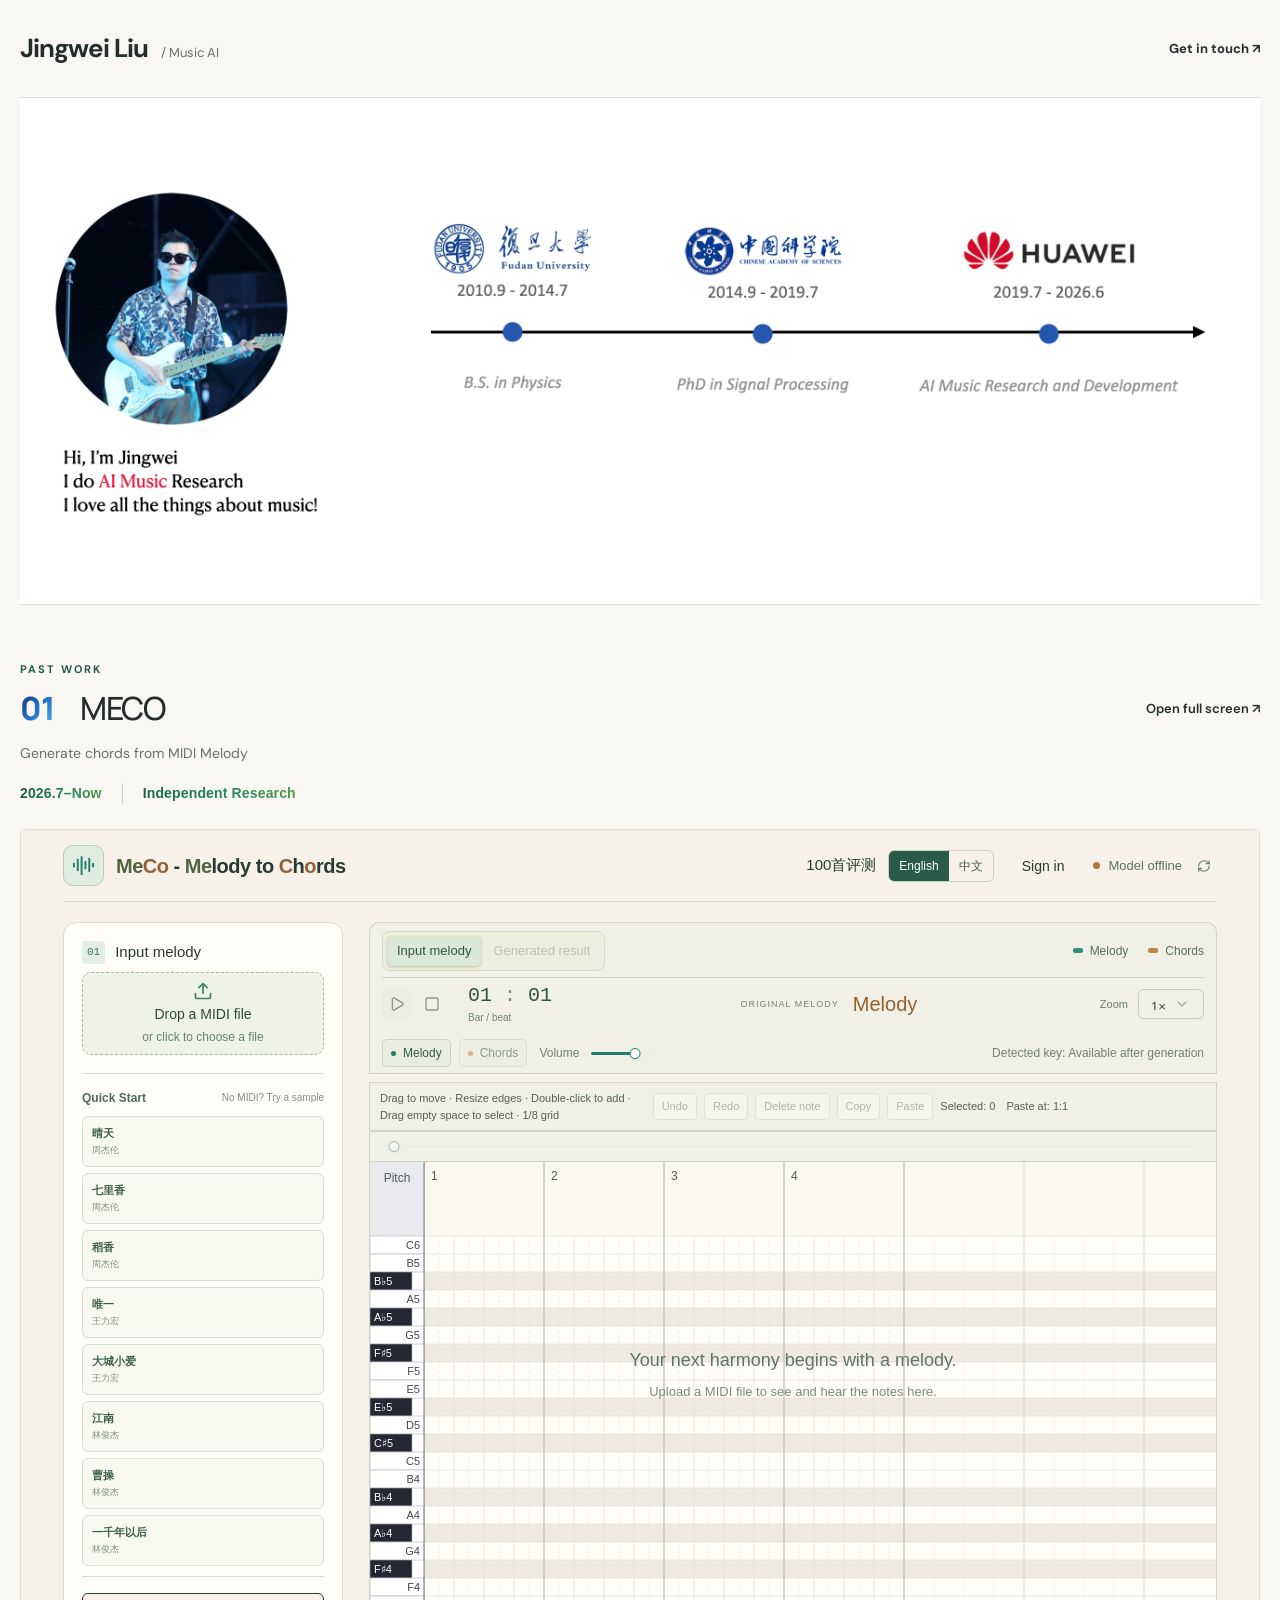
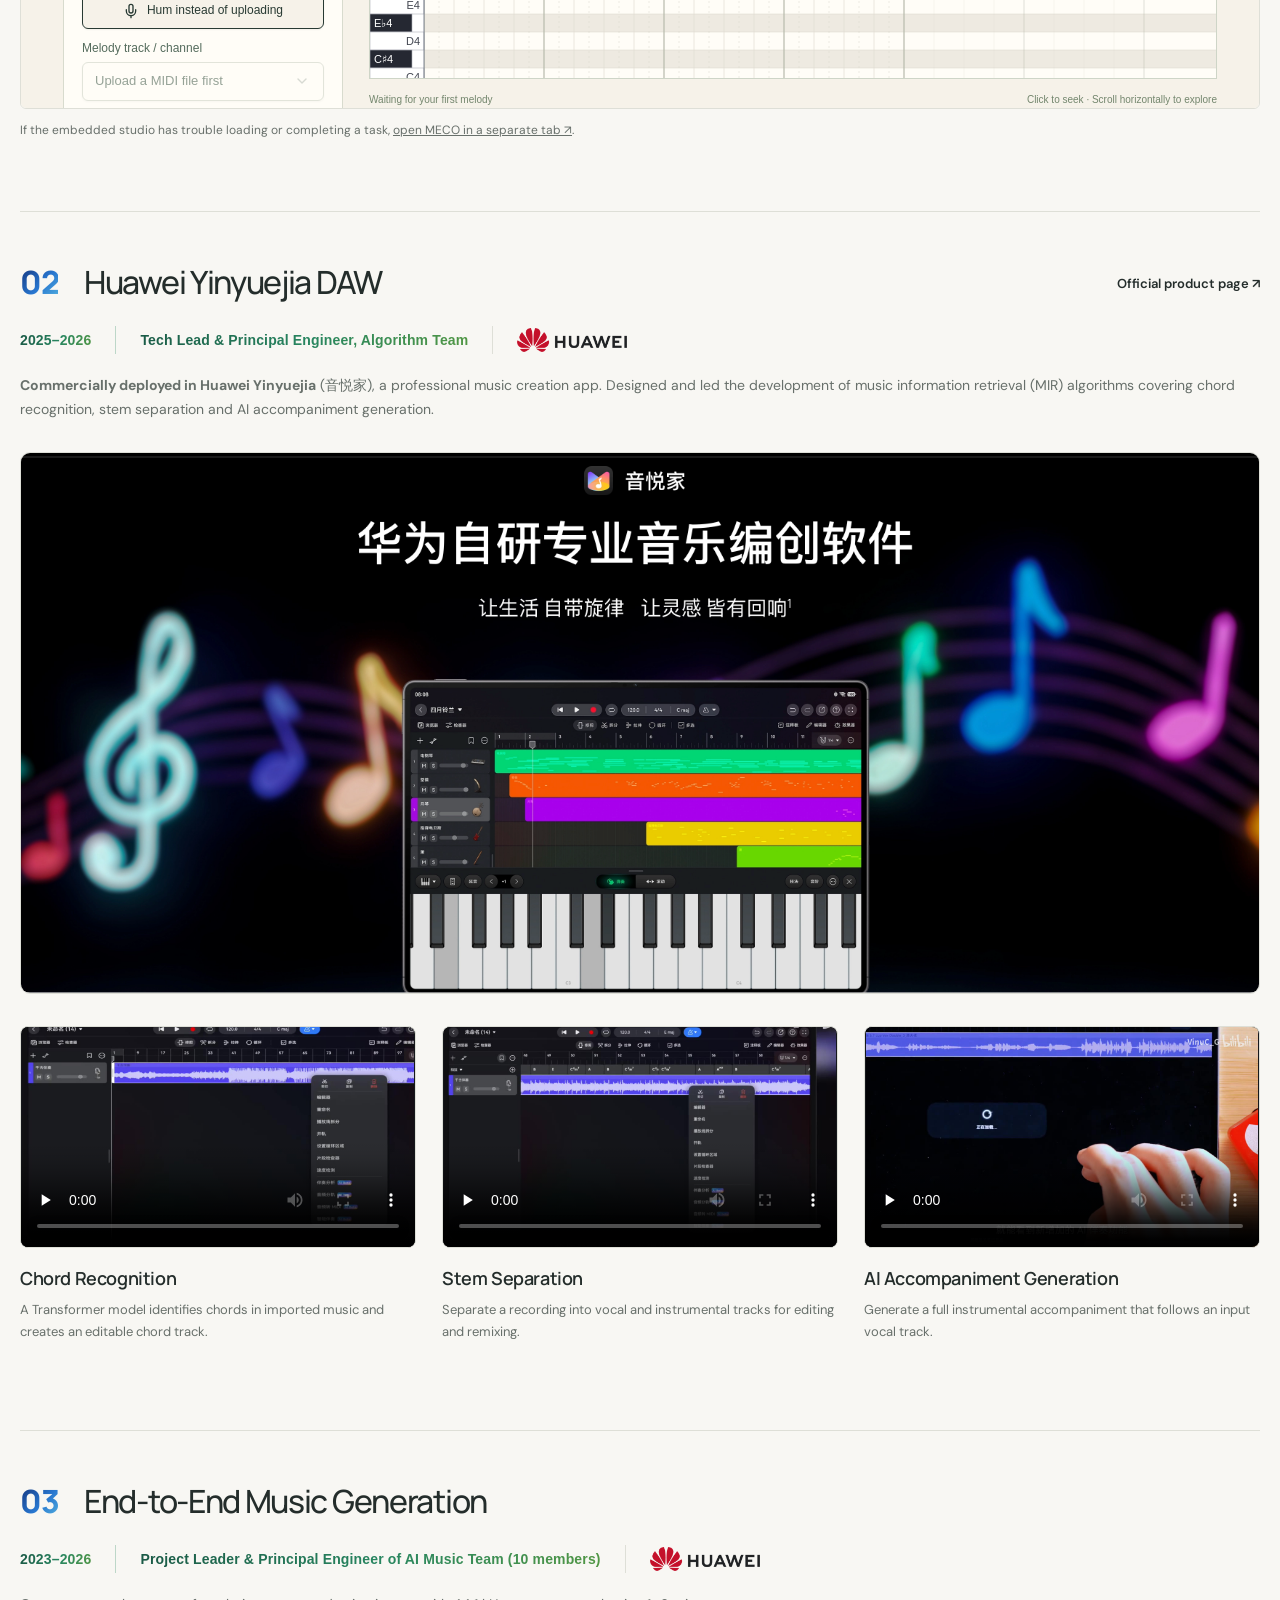
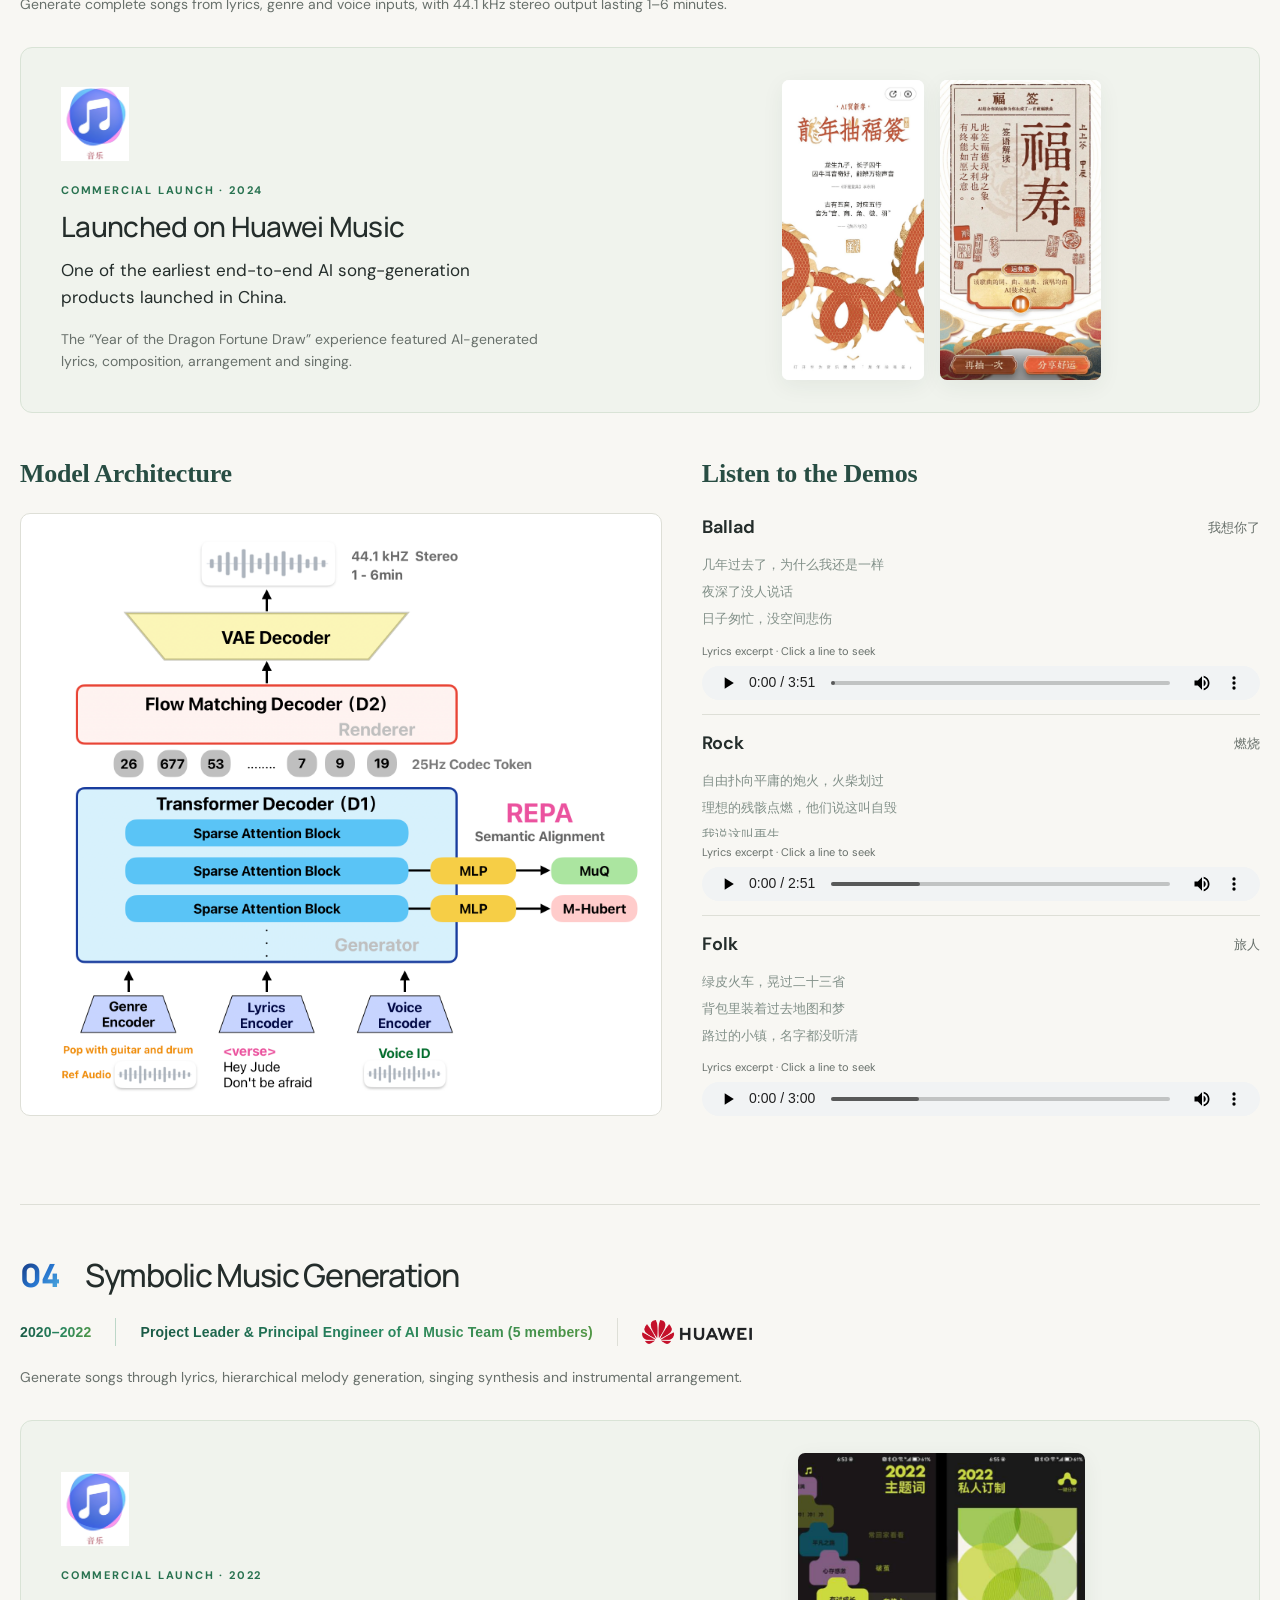
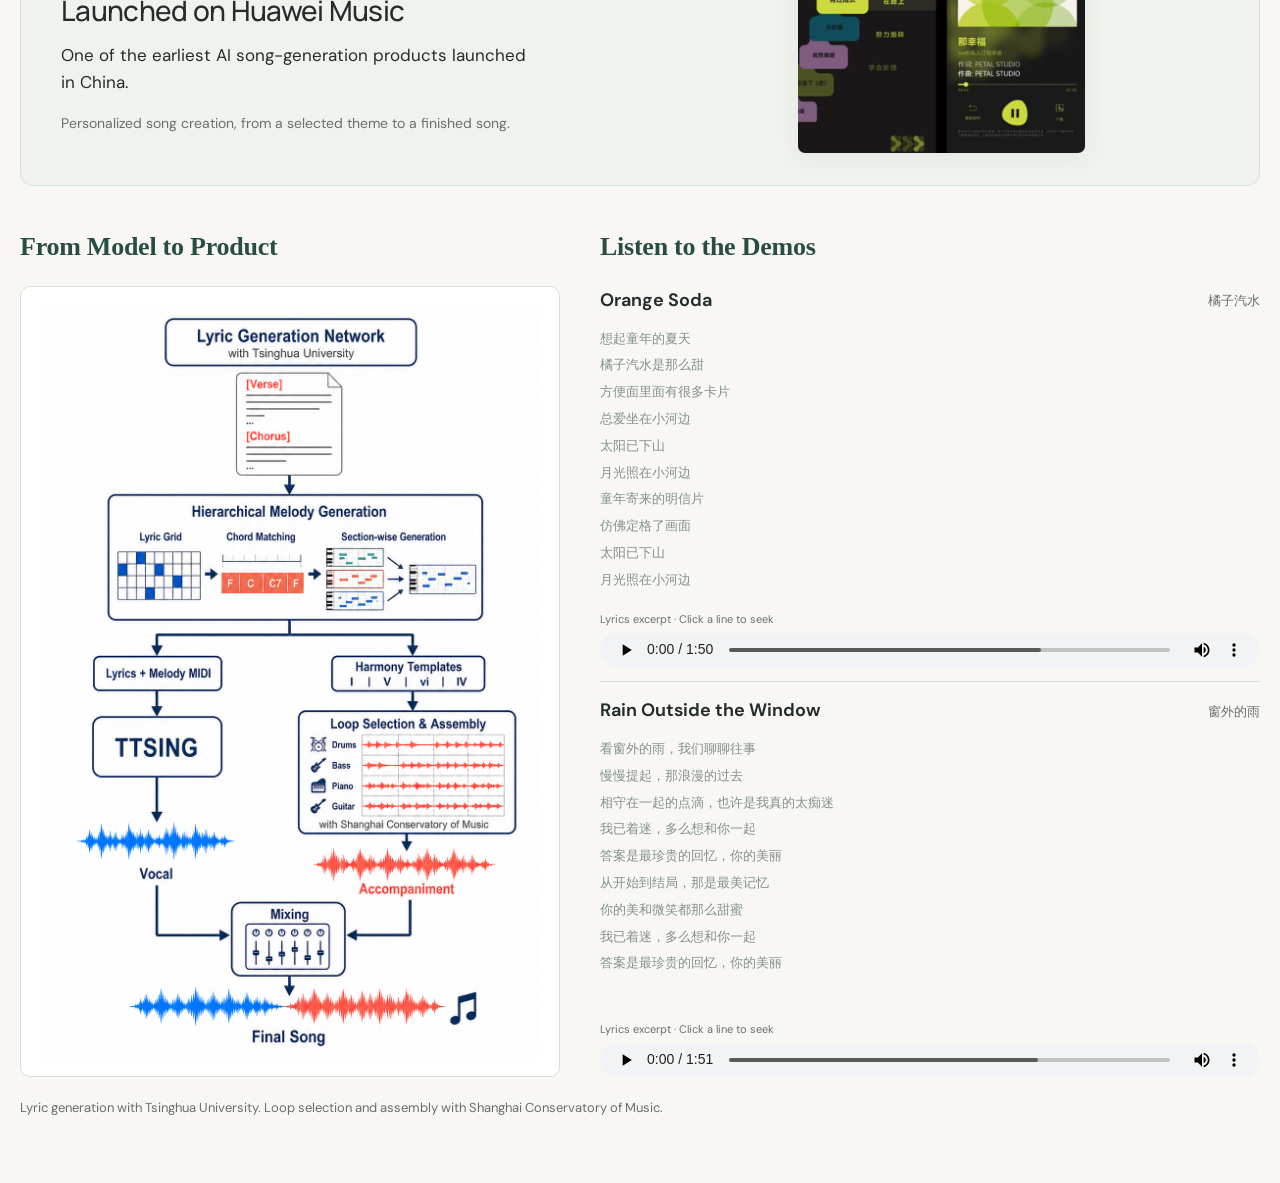
<file: index.html>
<!doctype html>
<html lang="en">
<head>
<meta charset="utf-8"><meta name="viewport" content="width=device-width,initial-scale=1">
<title>Jingwei Liu — Music AI Researcher</title>
<meta name="description" content="Jingwei Liu — controllable music generation, music information retrieval, and efficient music AI. Research and systems from musical structure to sound.">
<link rel="stylesheet" href="style.css"><style>.meco-section{padding-left:0;padding-right:0}@media(max-width:600px){.meco-section{padding-left:12px;padding-right:12px}}</style>
<style>
header{padding-left:0;padding-right:0;gap:24px}header nav{margin-left:auto;justify-content:flex-end;text-align:right}
@media(max-width:600px){header{padding-left:12px;padding-right:12px;gap:12px}.wordmark span{display:none}}
.meco-heading{display:grid;grid-template-columns:minmax(0,1fr) auto;column-gap:28px;row-gap:0;align-items:center}
.meco-heading>div{display:contents}
.meco-heading .eyebrow{grid-column:1/-1;grid-row:1}
.meco-heading h2{grid-column:1;grid-row:2;display:flex;align-items:baseline;gap:26px}
.meco-heading>div>p:not(.eyebrow){grid-column:1/-1}
.meco-heading>a{grid-column:2;grid-row:2;align-self:center;justify-self:end;margin:0}
.work-number{flex:none;font-weight:800;letter-spacing:-1.5px;color:#286ac3;background:linear-gradient(135deg,#163c85 10%,#2876cf 55%,#55b4e0 100%);background-clip:text;-webkit-background-clip:text;-webkit-text-fill-color:transparent}
.meco-heading .meco-period{display:flex;align-items:center;flex-wrap:wrap;gap:12px 20px;font-family:-apple-system,BlinkMacSystemFont,"Segoe UI",sans-serif;font-size:13px;letter-spacing:.15px;font-weight:700;color:#a76a2a;margin:18px 0 0;line-height:1.5}
.meco-period time{font-variant-numeric:lining-nums tabular-nums;white-space:nowrap}
.research-type{font:inherit;letter-spacing:inherit;border-left:1px solid #bdd7c8;padding-left:20px}
.meco-period time,.meco-period .research-type{color:#237153;background:linear-gradient(110deg,#185442 0%,#288660 55%,#529744 100%);background-clip:text;-webkit-background-clip:text;-webkit-text-fill-color:transparent}
@media(max-width:600px){.meco-heading{column-gap:14px}.meco-heading h2{gap:18px}.meco-heading>a{font-size:11px;white-space:normal;max-width:90px;text-align:right}}
.product-work{padding:52px 0 64px;border-top:1px solid var(--line);margin-top:24px}
.product-work .meco-heading h2,.product-work .meco-heading>a{grid-row:1}
.product-work .meco-heading{margin-bottom:30px}
.project-meta-row{grid-column:1/-1;display:flex;align-items:center;flex-wrap:wrap;gap:16px 24px;margin:24px 0 12px;font-size:14px;line-height:1.4}
.project-meta-row>time,.project-meta-row>.project-role,.project-meta-row>.project-employer{display:flex;align-items:center;min-height:28px}
.project-meta-row .project-employer{display:flex;align-items:center;padding-left:24px;border-left:1px solid var(--line)}
.project-employer img{display:block;width:110px;height:auto}
.project-meta-row time{font-weight:700;font-variant-numeric:tabular-nums;white-space:nowrap;color:#237153;background:linear-gradient(110deg,#185442,#529744);background-clip:text;-webkit-background-clip:text;-webkit-text-fill-color:transparent}
.project-role{display:flex;align-items:baseline;flex-wrap:wrap;gap:6px 12px;font:inherit;letter-spacing:inherit;padding-left:24px;border-left:1px solid #bdd7c8}
.meco-heading p.meco-period,.project-meta-row{font-family:-apple-system,BlinkMacSystemFont,"Segoe UI",sans-serif;font-size:14px;font-weight:700;letter-spacing:.15px;line-height:1.5}
.meco-period time,.meco-period .research-type,.project-meta-row time,.project-meta-row .project-role{color:#237153;background:linear-gradient(110deg,#185442 0%,#288660 55%,#529744 100%);background-clip:text;-webkit-background-clip:text;-webkit-text-fill-color:transparent}
.project-role small{font-size:10px;letter-spacing:1.4px;text-transform:uppercase;color:var(--muted);font-weight:600}
.product-work .project-summary{max-width:none;width:100%;margin-top:8px;line-height:1.7}
.product-overview{display:block;margin:0 0 32px;overflow:hidden;border:1px solid var(--line);border-radius:10px;background:#000;transition:box-shadow .2s}
.product-overview:hover{box-shadow:0 8px 26px #242d2b18}
.product-overview img{display:block;width:100%;height:auto}
.product-overview:focus-visible{outline:3px solid #288660;outline-offset:5px}
.product-videos{display:grid;grid-template-columns:repeat(3,minmax(0,1fr));gap:26px}
.product-demo{margin:0;min-width:0}
.product-demo video{display:block;width:100%;aspect-ratio:16/9;object-fit:contain;background:#15171b;border:1px solid var(--line);border-radius:8px}
.product-demo figcaption{padding:18px 0 0}
.product-demo h3{font-size:18px;letter-spacing:-.4px;font-weight:600;line-height:1.4}
.product-demo p{font-size:13px;line-height:1.65;color:var(--muted);margin:8px 0 0}
@media(max-width:800px){.product-videos{grid-template-columns:1fr;gap:30px}.product-work{padding-left:12px;padding-right:12px}.product-demo h3{font-size:18px}}

.generation-layout{display:grid;grid-template-columns:minmax(0,1.15fr) minmax(0,1fr);gap:48px;align-items:start}
.generation-layout h3{font-size:22px;margin:0 0 22px;letter-spacing:-.5px}
.model-flow{padding:28px;background:#fff;border:1px solid var(--line);border-radius:12px;text-align:center;color:#283c40}
.model-inputs{display:flex;gap:10px;justify-content:center}.model-inputs span{flex:1;padding:12px 5px;background:#eef3f8;border-radius:5px;font-size:13px}
.model-stage{padding:16px 12px;border:1px solid #c6d7e9;background:#f1f6fb;border-radius:7px;font-weight:650;font-size:16px}.model-stage small{display:block;font-size:12px;font-weight:400;line-height:1.6;color:#5e737c;margin-top:5px}
.model-arrow{display:block;color:#7e9995;font-size:21px;line-height:1.7}.model-stage.renderer{background:#f4f7f0;border-color:#ccd8be}.model-stage.output{background:#1e5547;border:0;color:white}.model-stage.output small{color:#d5e5df}
.model-caption{color:var(--muted);font-size:13px;line-height:1.7;margin:16px 0 0}
.song-demo{padding:20px 0;border-top:1px solid var(--line)}.song-demo:first-of-type{padding-top:0;border-top:0}.song-demo header{padding:0;margin:0 0 10px;border:0;display:flex;justify-content:space-between;align-items:center}.song-demo h4{font-size:20px;font-weight:650;margin:0}.song-demo header span{font-size:13px;color:var(--muted)}.song-demo p{font-size:14px;line-height:1.7;color:var(--muted);margin:0 0 12px}.song-demo audio{display:block;width:100%;height:42px}
.launch-note{padding:18px 22px;border-left:3px solid #398a65;background:#edf3ed;margin:0 0 34px;color:#245a45;font-size:15px;line-height:1.6}.launch-note strong{display:block;font-weight:700}.launch-note span{font-size:13px;color:#597369}
@media(max-width:800px){.generation-layout{grid-template-columns:1fr;gap:32px}.model-flow{padding:20px}.generation-layout h3{font-size:20px}}

.original-model{display:block;background:white;border:1px solid var(--line);border-radius:10px;padding:18px}.original-model img{display:block;width:100%;height:auto}.song-demo header{height:auto;min-height:0;max-width:none}.song-demo{padding:22px 0}.lyric-window{height:132px;overflow-y:auto;scroll-behavior:smooth;position:relative;margin:12px 0 16px;scrollbar-width:thin}.lyric-line{display:block;width:100%;text-align:left;background:none;border:0;padding:6px 0;color:#829089;font:inherit;font-size:14px;line-height:1.65;cursor:pointer;transition:color .2s}.lyric-line.is-active{color:#216449;font-weight:700}.lyric-line:hover{color:#216449}.lyric-line:focus-visible{outline:2px solid #216449;outline-offset:-2px}.lyric-status{font-size:12px;color:var(--muted)}@media(prefers-reduced-motion:reduce){.lyric-window{scroll-behavior:auto}.lyric-line{transition:none}}

.music-launch{display:grid;grid-template-columns:1fr 1fr;gap:48px;align-items:center;padding:32px 40px;margin:0 0 44px;background:#f0f3ed;border:1px solid #d9e3d6;border-radius:12px}
.music-app-icon{width:68px;height:auto;display:block;margin-bottom:20px}.launch-kicker{font-size:11px;letter-spacing:1.8px;color:#287250;font-weight:700;margin:0 0 10px}.launch-copy h3{font-size:28px;letter-spacing:-.7px;line-height:1.2;margin:0 0 14px}.launch-copy>p:not(.launch-kicker){font-size:17px;line-height:1.6;margin:0 0 16px;max-width:480px}.launch-copy>p.launch-detail{font-size:14px;color:var(--muted);margin-bottom:0}.launch-gallery{display:flex;gap:16px;justify-content:center;align-items:center}.launch-gallery a{display:block;max-width:44%;border-radius:7px;overflow:hidden;box-shadow:0 6px 22px #243d3010}.launch-gallery img{display:block;width:auto;max-width:100%;height:300px;object-fit:contain;background:white}
.generation-layout{grid-template-columns:minmax(0,1.15fr) minmax(0,1fr);gap:0 40px;align-items:stretch}.model-column,.demo-column{display:contents}.model-column h3{grid-column:1;grid-row:1}.demo-column h3{grid-column:2;grid-row:1}.original-model{grid-column:1;grid-row:2}.demo-list{grid-column:2;grid-row:2;height:0;min-height:100%;display:grid;grid-template-rows:repeat(3,minmax(0,1fr));gap:0}
.demo-list .song-demo{min-height:0;display:flex;flex-direction:column;padding:14px 0;overflow:hidden}.demo-list .song-demo:first-child{padding-top:0}.demo-list .song-demo:last-child{padding-bottom:0}.demo-list .song-demo header{flex:none;margin:0 0 6px}.demo-list .song-demo h4{font-size:18px}.demo-list .lyric-window{height:0;min-height:32px;flex:1;margin:4px 0 8px}.demo-list .lyric-line{font-size:13px;padding:3px 0;line-height:1.6}.demo-list .lyric-status{font-size:11px;margin:0 0 6px;line-height:1.4}.demo-list audio{height:34px;flex:none}
@media(max-width:1000px){.music-launch{padding:24px;gap:24px}.launch-gallery img{height:250px}.generation-layout{column-gap:24px}.original-model{padding:12px}}
@media(max-width:1000px){.music-launch{grid-template-columns:1fr;padding:24px 20px;gap:26px}.launch-copy h3{font-size:24px}.launch-gallery img{height:auto;max-height:330px;width:100%}.generation-layout{display:block}.model-column,.demo-column{display:block}.demo-column{margin-top:28px}.demo-list{height:auto;min-height:0;display:block}.demo-list .song-demo{padding:18px 0;overflow:visible}.demo-list .lyric-window{height:90px;flex:none}.demo-list audio{height:40px}.music-app-icon{width:56px}}

/* Editorial headings for the architecture and listening sections. */
.generation-layout h3{font-family:Georgia,"Times New Roman",serif;font-size:26px;font-weight:600;letter-spacing:-.25px;line-height:1.3;color:#284d43;margin:0 0 22px;font-kerning:normal}
@media(max-width:800px){.generation-layout h3{font-size:23px;margin-bottom:18px}}

#symbolic-generation .generation-layout{grid-template-columns:minmax(0,.9fr) minmax(0,1.1fr)}
#symbolic-generation .demo-list{grid-template-rows:repeat(2,minmax(0,1fr))}
.symbolic-gallery a{max-width:100%}.symbolic-gallery img{height:300px;width:auto}
.collaboration-note{font-size:13px;line-height:1.7;color:var(--muted);margin:20px 0 0}
@media(max-width:1000px){.symbolic-gallery img{height:auto;max-height:340px;width:100%}}
</style>
</head>
<body>
<header><a class="wordmark" href="#">Jingwei Liu<span> / Music AI</span></a><nav aria-label="Main navigation"><a class="nav-contact" href="mailto:jingweiliu.research@gmail.com">Get in touch ↗</a></nav></header>
<main>
<section class="cover-hero" aria-label="Jingwei Liu — introduction">
<h1 class="visually-hidden">Hi, I’m Jingwei. I do AI Music Research. I love all the things about music!</h1>
<img class="intro-cover" src="assets/intro-cover.png" alt="Jingwei playing guitar on stage. Education and career timeline: Fudan University, B.S. in Physics, September 2010–July 2014; Chinese Academy of Sciences, PhD in Signal Processing, September 2014–July 2019; Huawei, AI Music Research and Development, July 2019–June 2026." width="2668" height="862" fetchpriority="high">
<div class="cover-actions"></div>
</section>
<section id="meco" class="meco-section" aria-labelledby="meco-title">
<div class="meco-heading"><div><p class="eyebrow">PAST WORK</p><h2 id="meco-title"><span class="work-number">01</span><span>MECO</span></h2><p>Generate chords from MIDI Melody</p><p class="meco-period"><time datetime="2026-07">2026.7–Now</time><span class="research-type">Independent Research</span></p></div><a class="text-link" href="meco/" target="_blank" rel="noopener">Open full screen ↗</a></div>
<iframe src="meco/?v=5db3a64a45a1" title="MECO interactive chord generation studio" allow="autoplay; fullscreen; microphone" loading="lazy" referrerpolicy="strict-origin-when-cross-origin"></iframe>
<p class="meco-help">If the embedded studio has trouble loading or completing a task, <a href="meco/" target="_blank" rel="noopener">open MECO in a separate tab ↗</a>.</p>
</section>
<section id="yinyuejia" class="product-work" aria-labelledby="yinyuejia-title">
<div class="meco-heading"><div>
<h2 id="yinyuejia-title"><span class="work-number">02</span><span>Huawei Yinyuejia DAW</span></h2>
<div class="project-meta-row"><time>2025–2026</time><span class="project-role">Tech Lead &amp; Principal Engineer, Algorithm Team</span><span class="project-employer"><img src="assets/yinyuejia/huawei-logo.png" alt="Huawei" width="110" loading="lazy"></span></div>
<p class="project-summary"><strong>Commercially deployed in Huawei Yinyuejia</strong> (音悦家), a professional music creation app. Designed and led the development of music information retrieval (MIR) algorithms covering chord recognition, stem separation and AI accompaniment generation.</p>
</div><a class="text-link" href="https://consumer.huawei.com/cn/mobileservices/yinyuejia/" target="_blank" rel="noopener">Official product page ↗</a></div>
<a class="product-overview" href="https://consumer.huawei.com/cn/mobileservices/yinyuejia/" target="_blank" rel="noopener" aria-label="Explore Huawei Yinyuejia on the official product website (Chinese)"><img src="assets/yinyuejia/product-overview.png" alt="Huawei Yinyuejia professional music creation software: official product visual with a tablet showing the multitrack studio and virtual piano." loading="lazy"></a>
<div class="product-videos">
<figure class="product-demo">
<video controls playsinline preload="none" poster="assets/yinyuejia/chord-recognition.jpg" aria-label="Huawei Yinyuejia chord recognition demonstration"><source src="assets/yinyuejia/chord-recognition.mp4" type="video/mp4">Your browser does not support video. <a href="assets/yinyuejia/chord-recognition.mp4">Watch the chord recognition demo</a>.</video>
<figcaption><h3>Chord Recognition</h3><p>A Transformer model identifies chords in imported music and creates an editable chord track.</p></figcaption>
</figure>
<figure class="product-demo">
<video controls playsinline preload="none" poster="assets/yinyuejia/stem-separation.jpg" aria-label="Huawei Yinyuejia stem separation demonstration"><source src="assets/yinyuejia/stem-separation.mp4" type="video/mp4">Your browser does not support video. <a href="assets/yinyuejia/stem-separation.mp4">Watch the stem separation demo</a>.</video>
<figcaption><h3>Stem Separation</h3><p>Separate a recording into vocal and instrumental tracks for editing and remixing.</p></figcaption>
</figure>
<figure class="product-demo">
<video controls playsinline preload="none" poster="assets/yinyuejia/ai-accompaniment.jpg" aria-label="Huawei Yinyuejia AI accompaniment generation demonstration"><source src="assets/yinyuejia/ai-accompaniment.mp4" type="video/mp4">Your browser does not support video. <a href="assets/yinyuejia/ai-accompaniment.mp4">Watch the AI accompaniment demo</a>.</video>
<figcaption><h3>AI Accompaniment Generation</h3><p>Generate a full instrumental accompaniment that follows an input vocal track.</p></figcaption>
</figure>
</div>
</section>
<section id="music-generation" class="product-work" aria-labelledby="music-generation-title">
<div class="meco-heading"><div>
<h2 id="music-generation-title"><span class="work-number">03</span><span>End-to-End Music Generation</span></h2>
<div class="project-meta-row"><time>2023–2026</time><span class="project-role">Project Leader &amp; Principal Engineer of AI Music Team (10 members)</span><span class="project-employer"><img src="assets/yinyuejia/huawei-logo.png" alt="Huawei" width="110" loading="lazy"></span></div>
<p class="project-summary">Generate complete songs from lyrics, genre and voice inputs, with 44.1 kHz stereo output lasting 1–6 minutes.</p>
</div></div>
<div class="music-launch">
<div class="launch-copy"><img class="music-app-icon" src="assets/yinyuejia/huawei-music-icon.png" alt="Huawei Music" width="296" height="322"><p class="launch-kicker">COMMERCIAL LAUNCH · 2024</p><h3>Launched on Huawei Music</h3><p>One of the earliest end-to-end AI song-generation products launched in China.</p><p class="launch-detail">The “Year of the Dragon Fortune Draw” experience featured AI-generated lyrics, composition, arrangement and singing.</p></div>
<div class="launch-gallery"><a href="assets/yinyuejia/huawei-music-campaign.jpg" target="_blank" rel="noopener"><img src="assets/yinyuejia/huawei-music-campaign.jpg" alt="Huawei Music Year of the Dragon Fortune Draw campaign" loading="lazy"></a><a href="assets/yinyuejia/huawei-music-launch.png" target="_blank" rel="noopener"><img src="assets/yinyuejia/huawei-music-launch.png" alt="Fortune card with an AI-generated song, including lyrics, composition, arrangement and singing" loading="lazy"></a></div>
</div>
<div class="generation-layout">
<div class="model-column"><h3>Model Architecture</h3>
<a class="original-model" href="assets/yinyuejia/model-architecture.png" target="_blank" rel="noopener" aria-label="Open original model architecture at full size"><img src="assets/yinyuejia/model-architecture.png" alt="Original architecture diagram from the presentation: Transformer Decoder D1, flow matching Decoder D2, VAE Decoder and REPA alignment." width="1610" height="1506"></a></div>
<div class="demo-column"><h3>Listen to the Demos</h3><div class="demo-list">
<article class="song-demo" data-lyrics="ballad"><header><h4>Ballad</h4><span lang="zh">我想你了</span></header><div class="lyric-window" lang="zh" aria-label="Synced lyrics excerpt"></div><script type="application/json" class="lyric-data">[{"start": 21.64, "end": 27.9, "text": "几年过去了，为什么我还是一样"}, {"start": 28.9, "end": 32.46, "text": "夜深了没人说话"}, {"start": 34.9, "end": 39.96, "text": "日子匆忙，没空间悲伤"}, {"start": 43.92, "end": 49.78, "text": "在这个不停歇的城市里面闯荡"}, {"start": 50.9, "end": 54.3, "text": "我开始学会遗忘"}, {"start": 56.02, "end": 60.96, "text": "关于爱情渐渐地被边缘化"}, {"start": 60.96, "end": 66.46, "text": "关于幸福甚至都不敢想象"}, {"start": 70.3, "end": 75.3, "text": "当时的我们太轻狂，说放就放"}, {"start": 75.92, "end": 81.34, "text": "后来的我们跌跌撞撞受了点伤"}, {"start": 81.34, "end": 85.6, "text": "你的脸庞是最温柔的阳光"}, {"start": 86.34, "end": 91.06, "text": "可惜了爱在不对的时间上"}, {"start": 95.34, "end": 100.48, "text": "当时的我们太潇洒故作坚强"}, {"start": 100.48, "end": 106.78, "text": "后来的我们回不去了天真的模样"}, {"start": 107.8, "end": 112.8, "text": "人来人往有几个留在心上"}, {"start": 112.8, "end": 118.42, "text": "天色暗了，寂寞醒了，我想你了"}, {"start": 127.58, "end": 133.18, "text": "当时的我们太潇洒故作坚强"}, {"start": 133.18, "end": 139.9, "text": "后来的我们回不去了天真的模样"}, {"start": 139.9, "end": 145.68, "text": "人来人往有几个留在心上"}, {"start": 145.68, "end": 150.84, "text": "天色暗了，寂寞醒了，我想你了"}, {"start": 160.16, "end": 165.84, "text": "当时的我们太潇洒故作坚强"}, {"start": 165.84, "end": 172.58, "text": "后来的我们回不去了天真的模样"}, {"start": 172.58, "end": 178.22, "text": "人来人往有几个留在心上"}, {"start": 178.22, "end": 187.32, "text": "天色暗了，寂寞醒了，我想你了"}]</script><p class="lyric-status">Lyrics excerpt · Click a line to seek</p><audio controls preload="metadata" aria-label="Ballad music generation demo"><source src="assets/yinyuejia/ballad-demo.mp3" type="audio/mpeg"><a href="assets/yinyuejia/ballad-demo.mp3">Listen to Ballad</a></audio></article>
<article class="song-demo" data-lyrics="rock"><header><h4>Rock</h4><span lang="zh">燃烧</span></header><div class="lyric-window" lang="zh" aria-label="Synced lyrics excerpt"></div><script type="application/json" class="lyric-data">[{"start": 13.0, "end": 16.48, "text": "自由扑向平庸的炮火，火柴划过"}, {"start": 18.16, "end": 22.3, "text": "理想的残骸点燃，他们说这叫自毁"}, {"start": 23.48, "end": 25.3, "text": "我说这叫再生"}, {"start": 25.92, "end": 29.36, "text": "灰烬里才有最干净的灵魂"}, {"start": 29.36, "end": 35.04, "text": "烧吧，烧吧，烧光所有标准"}, {"start": 35.04, "end": 40.38, "text": "烧掉年龄，烧掉身份，烧掉分寸"}, {"start": 40.38, "end": 44.18, "text": "我只要这一瞬，别的都不用过问"}, {"start": 44.18, "end": 47.68, "text": "哪怕天亮之后，只剩烟尘"}, {"start": 70.04, "end": 73.44, "text": "办公室的灯凌晨两点还亮着"}, {"start": 75.36, "end": 79.26, "text": "我对着屏幕写着别人的梦想"}, {"start": 80.66, "end": 85.94, "text": "打印机吐出的每一张纸，都不是我想说的话"}, {"start": 86.9, "end": 92.12, "text": "烧吧，烧吧，烧光所有标准"}, {"start": 92.12, "end": 97.4, "text": "烧掉加班，烧掉房贷，烧掉安稳"}, {"start": 98.08, "end": 101.14, "text": "我只要这一瞬，为自己升温"}, {"start": 101.14, "end": 105.0, "text": "哪怕天亮之后，从头来过"}]</script><p class="lyric-status">Lyrics excerpt · Click a line to seek</p><audio controls preload="metadata" aria-label="Rock music generation demo"><source src="assets/yinyuejia/rock-demo.mp3" type="audio/mpeg"><a href="assets/yinyuejia/rock-demo.mp3">Listen to Rock</a></audio></article>
<article class="song-demo" data-lyrics="folk"><header><h4>Folk</h4><span lang="zh">旅人</span></header><div class="lyric-window" lang="zh" aria-label="Synced lyrics excerpt"></div><script type="application/json" class="lyric-data">[{"start": 14.0, "end": 19.14, "text": "绿皮火车，晃过二十三省"}, {"start": 21.0, "end": 25.86, "text": "背包里装着过去地图和梦"}, {"start": 27.12, "end": 33.26, "text": "路过的小镇，名字都没听清"}, {"start": 33.26, "end": 39.66, "text": "只有站台名记得我的曾经"}, {"start": 39.66, "end": 45.34, "text": "我是个没有终点的旅人"}, {"start": 46.44, "end": 52.44, "text": "把离别练成最闪耀的技能"}, {"start": 53.58, "end": 60.3, "text": "风往哪吹我就往哪里飞奔"}, {"start": 61.44, "end": 66.28, "text": "反正都没有等我的人"}, {"start": 80.08, "end": 85.8, "text": "候车室的灯亮得像手术台"}, {"start": 87.1, "end": 92.86, "text": "每次出发都把自己拆开"}, {"start": 93.86, "end": 99.68, "text": "留下一半在起点，带着一半赶路"}, {"start": 100.78, "end": 106.5, "text": "这样不算多远，都不算离开"}, {"start": 106.5, "end": 113.24, "text": "我是个没有终点的旅人"}, {"start": 113.86, "end": 119.7, "text": "把车厢当成移动的家门"}, {"start": 120.7, "end": 125.88, "text": "窗外风景一阵阵后退"}, {"start": 126.7, "end": 134.5, "text": "仿佛时光倒流回到某个黄昏"}]</script><p class="lyric-status">Lyrics excerpt · Click a line to seek</p><audio controls preload="metadata" aria-label="Folk music generation demo"><source src="assets/yinyuejia/folk-demo.mp3" type="audio/mpeg"><a href="assets/yinyuejia/folk-demo.mp3">Listen to Folk</a></audio></article>
</div></div></div>
</section>
<section id="symbolic-generation" class="product-work" aria-labelledby="symbolic-generation-title">
<div class="meco-heading"><div><h2 id="symbolic-generation-title"><span class="work-number">04</span><span>Symbolic Music Generation</span></h2>
<div class="project-meta-row"><time>2020–2022</time><span class="project-role">Project Leader &amp; Principal Engineer of AI Music Team (5 members)</span><span class="project-employer"><img src="assets/yinyuejia/huawei-logo.png" alt="Huawei" width="110" loading="lazy"></span></div>
<p class="project-summary">Generate songs through lyrics, hierarchical melody generation, singing synthesis and instrumental arrangement.</p></div></div>
<div class="music-launch"><div class="launch-copy"><img class="music-app-icon" src="assets/yinyuejia/huawei-music-icon.png" alt="Huawei Music" width="296" height="322"><p class="launch-kicker">COMMERCIAL LAUNCH · 2022</p><h3>Launched on Huawei Music</h3><p>One of the earliest AI song-generation products launched in China.</p><p class="launch-detail">Personalized song creation, from a selected theme to a finished song.</p></div><div class="launch-gallery symbolic-gallery"><a href="assets/yinyuejia/symbolic-launch.png" target="_blank" rel="noopener"><img src="assets/yinyuejia/symbolic-launch.png" alt="Original Huawei Music 2022 interface showing theme selection and a personalized generated song" loading="lazy" width="1376" height="1438"></a></div></div>
<div class="generation-layout"><div class="model-column"><h3>From Model to Product</h3><a class="original-model" href="assets/yinyuejia/symbolic-architecture.png" target="_blank" rel="noopener" aria-label="Open original symbolic music generation architecture"><img src="assets/yinyuejia/symbolic-architecture.png" alt="Original PPT architecture: lyric generation with Tsinghua University; hierarchical melody generation; TTSING vocals; harmony templates and loop assembly with Shanghai Conservatory of Music; mixing into a final song." width="1024" height="1536"></a></div>
<div class="demo-column"><h3>Listen to the Demos</h3><div class="demo-list">
<article class="song-demo" data-lyrics="orange-soda"><header><h4>Orange Soda</h4><span lang="zh">橘子汽水</span></header><div class="lyric-window" lang="zh" aria-label="Synced lyrics excerpt"></div><script type="application/json" class="lyric-data">[{"start": 10.54, "end": 14.46, "text": "想起童年的夏天"}, {"start": 16.02, "end": 20.44, "text": "橘子汽水是那么甜"}, {"start": 22.08, "end": 27.8, "text": "方便面里面有很多卡片"}, {"start": 27.8, "end": 31.84, "text": "总爱坐在小河边"}, {"start": 33.52, "end": 37.74, "text": "太阳已下山"}, {"start": 37.74, "end": 43.46, "text": "月光照在小河边"}, {"start": 44.8, "end": 49.96, "text": "童年寄来的明信片"}, {"start": 49.96, "end": 55.52, "text": "仿佛定格了画面"}, {"start": 67.66, "end": 71.8, "text": "太阳已下山"}, {"start": 71.8, "end": 77.26, "text": "月光照在小河边"}]</script><p class="lyric-status">Lyrics excerpt · Click a line to seek</p><audio controls preload="metadata" aria-label="Orange Soda symbolic song generation demo"><source src="assets/yinyuejia/orange-soda-demo.mp3" type="audio/mpeg"><a href="assets/yinyuejia/orange-soda-demo.mp3">Listen to Orange Soda</a></audio></article>
<article class="song-demo" data-lyrics="rain-outside"><header><h4>Rain Outside the Window</h4><span lang="zh">窗外的雨</span></header><div class="lyric-window" lang="zh" aria-label="Synced lyrics excerpt"></div><script type="application/json" class="lyric-data">[{"start": 12.58, "end": 18.26, "text": "看窗外的雨，我们聊聊往事"}, {"start": 19.5, "end": 25.02, "text": "慢慢提起，那浪漫的过去"}, {"start": 26.68, "end": 37.5, "text": "相守在一起的点滴，也许是我真的太痴迷"}, {"start": 39.48, "end": 45.78, "text": "我已着迷，多么想和你一起"}, {"start": 45.78, "end": 52.34, "text": "答案是最珍贵的回忆，你的美丽"}, {"start": 52.34, "end": 59.06, "text": "从开始到结局，那是最美记忆"}, {"start": 59.06, "end": 65.76, "text": "你的美和微笑都那么甜蜜"}, {"start": 79.42, "end": 85.7, "text": "我已着迷，多么想和你一起"}, {"start": 85.7, "end": 92.4, "text": "答案是最珍贵的回忆，你的美丽"}]</script><p class="lyric-status">Lyrics excerpt · Click a line to seek</p><audio controls preload="metadata" aria-label="Rain Outside the Window symbolic song generation demo"><source src="assets/yinyuejia/rain-outside-demo.mp3" type="audio/mpeg"><a href="assets/yinyuejia/rain-outside-demo.mp3">Listen to Rain Outside the Window</a></audio></article>
</div></div></div><p class="collaboration-note">Lyric generation with Tsinghua University. Loop selection and assembly with Shanghai Conservatory of Music.</p></section>
</main>

<script src="assets/yinyuejia/lyrics-player.js" defer></script>
</body></html>
</file>
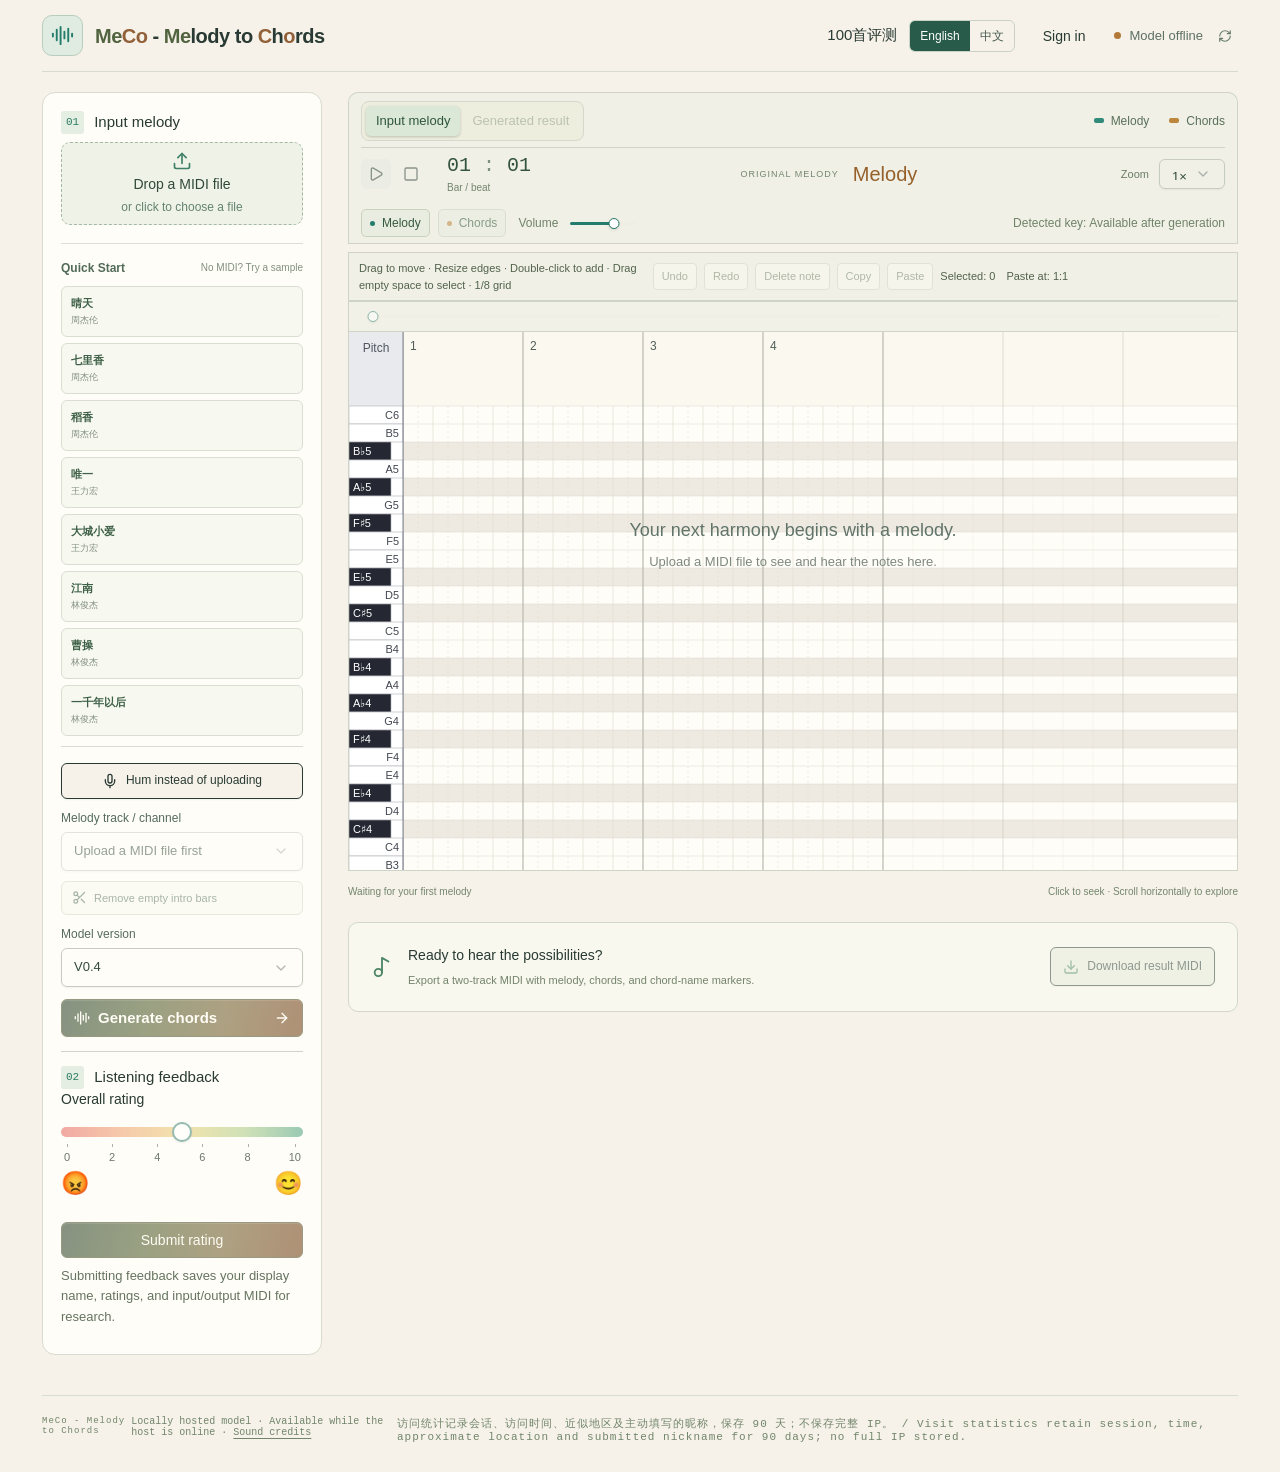
<file: meco/index.html>
<!doctype html><html lang="en"><head><meta charset="UTF-8"><meta name="viewport" content="width=device-width, initial-scale=1"><title>MeCo - Melody to Chords</title></head><body><div id="root"></div><script>// Stable entry point: resolve the current hashed assets without caching the manifest.
(async () => {
  try {
    const response = await fetch('./release.json?t=' + Date.now(), {cache: 'no-store'});
    if (!response.ok) throw new Error('Unable to load release');
    const release = await response.json();
    for (const href of release.css) {
      const link = document.createElement('link'); link.rel = 'stylesheet'; link.href = href; document.head.append(link);
    }
    const script = document.createElement('script'); script.type = 'module'; script.src = release.js; document.head.append(script);
    // Temporary diagnostic query strings never become the public sharing address.
    if (location.search && window === window.top) {
      const view = new URLSearchParams(location.search).get('view');
      history.replaceState(null, '', location.pathname + (view === 'evaluate100' ? '?view=evaluate100' : '') + location.hash);
    }
  } catch (error) {
    document.getElementById('root').textContent = 'Unable to load MeCo. Please refresh. / 加载失败，请刷新页面。';
  }
})();
</script></body></html>
</file>
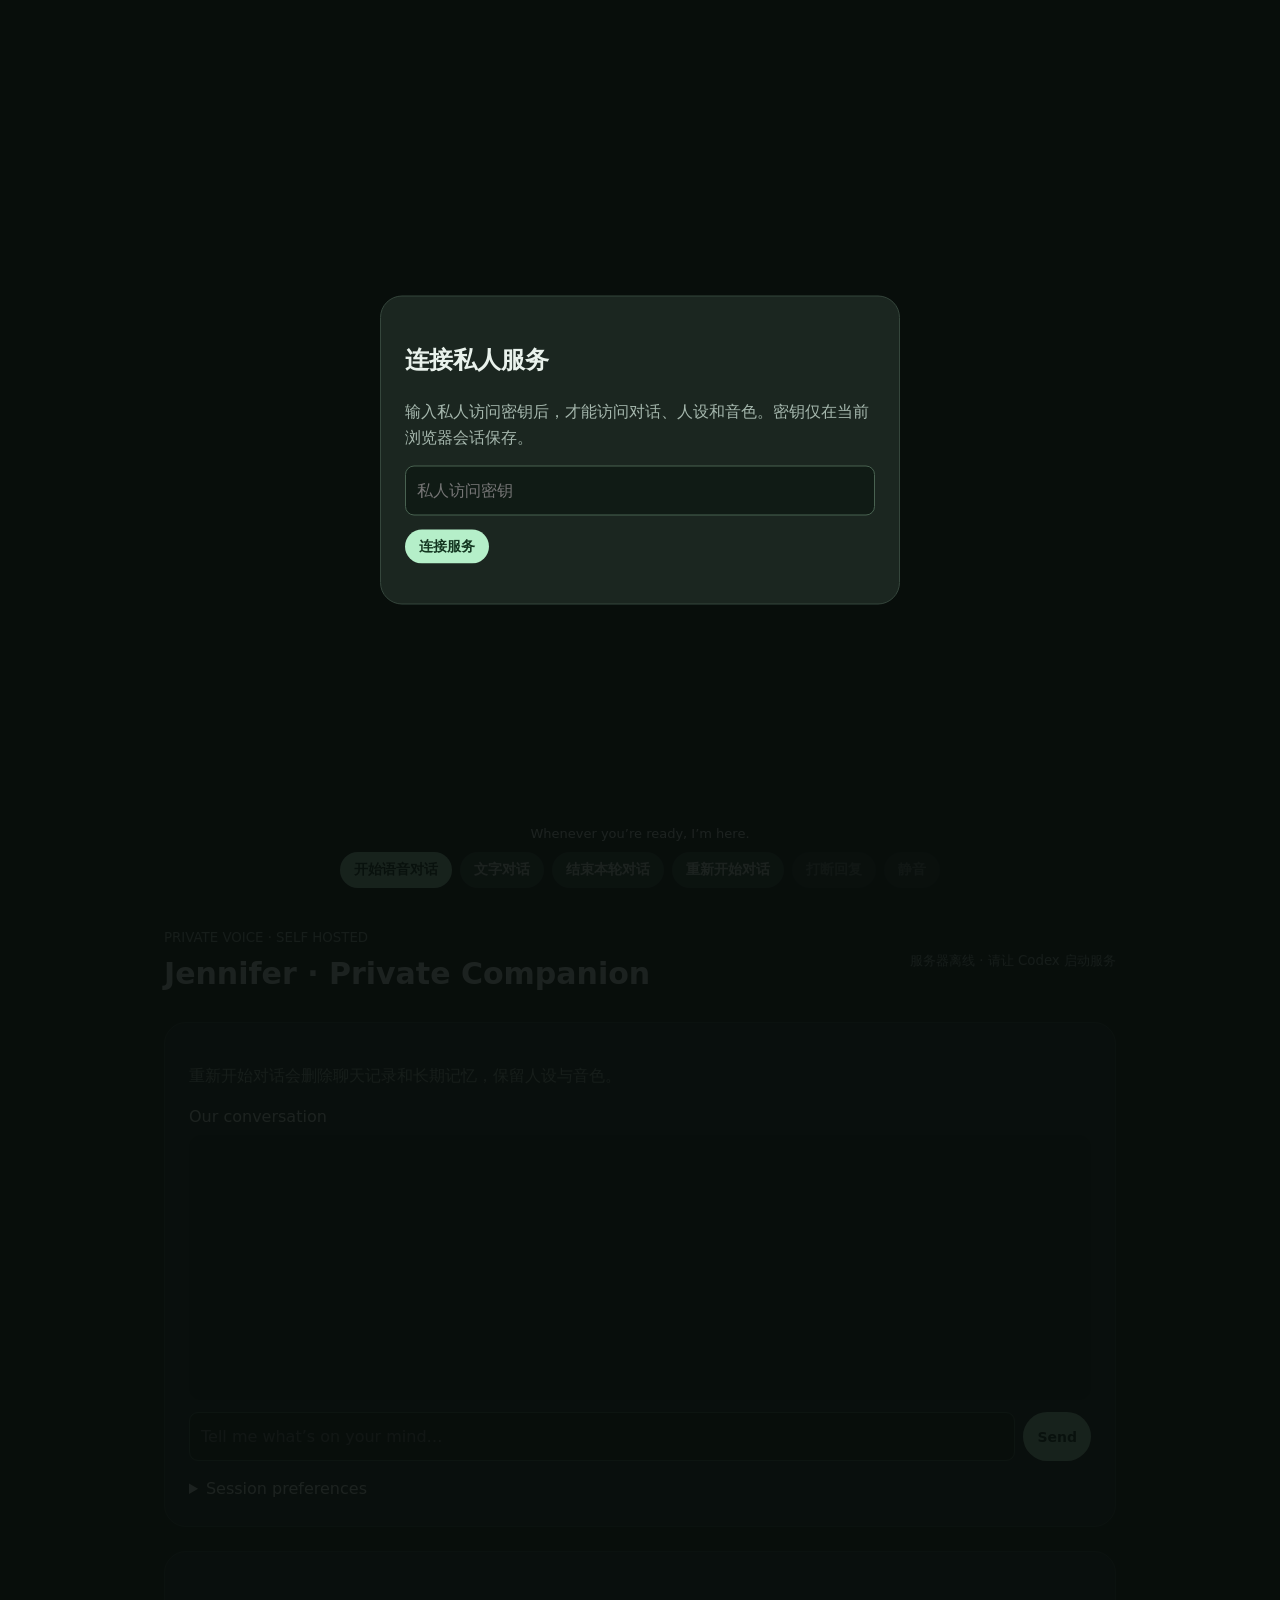
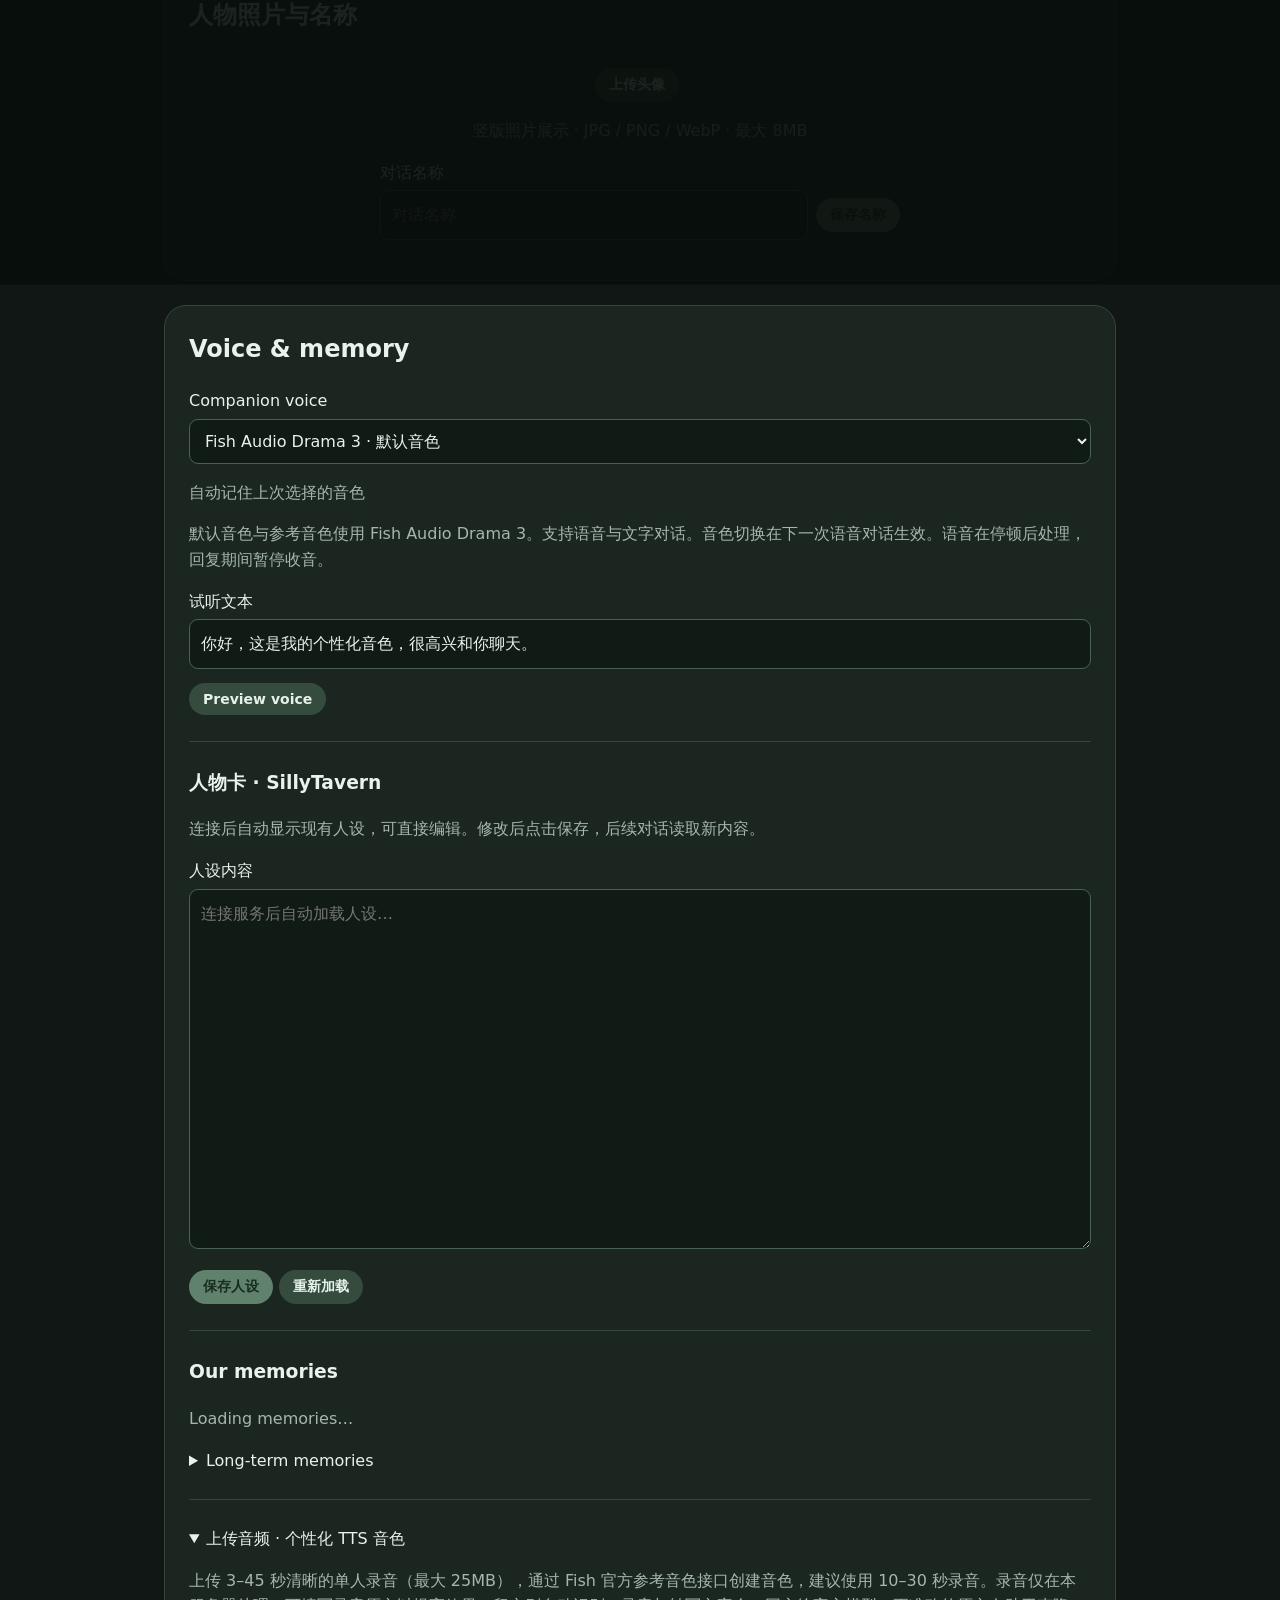
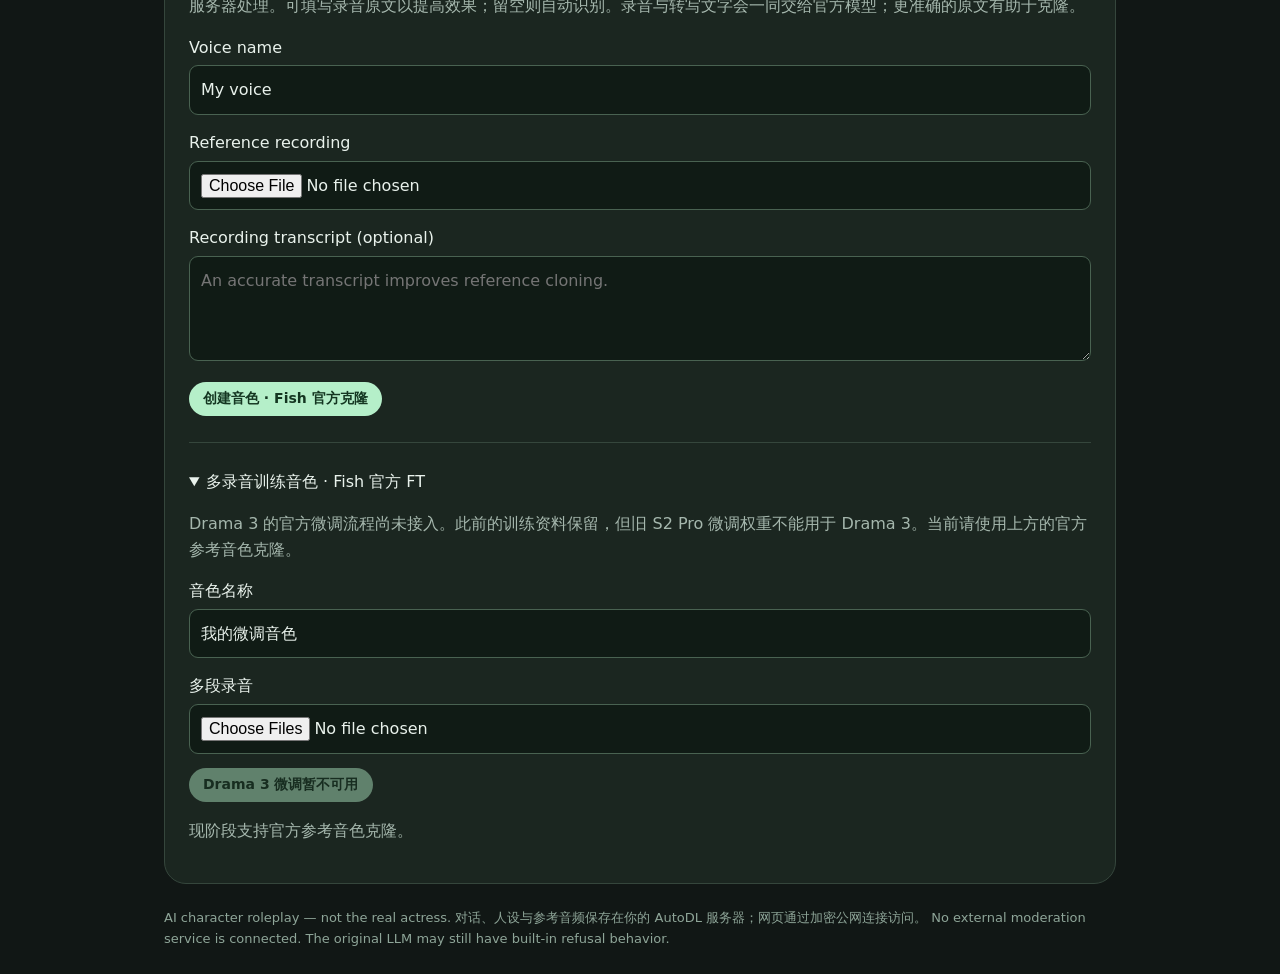
<file: voice-agent/index.html>
<!doctype html>
<html lang="zh-CN"><meta charset="utf-8"><meta name="referrer" content="no-referrer"><meta name="viewport" content="width=device-width,initial-scale=1"><title>Jennifer · Private Companion</title>
<style>
*{box-sizing:border-box}body{margin:0;background:#111715;color:#e9f2ec;font:16px/1.6 system-ui,sans-serif}main{max-width:1000px;margin:50px auto;padding:24px}header{display:flex;justify-content:space-between;align-items:center}h1{font-size:30px;margin:0}small,.hint{color:#a5b7ad}.grid{display:grid;grid-template-columns:minmax(0,1fr);gap:24px;margin-top:32px}section{background:#1b2620;border:1px solid #35463c;border-radius:22px;padding:24px}label{display:block;margin:15px 0 5px}select,input,textarea{width:100%;background:#101b15;color:#e9f2ec;border:1px solid #496251;border-radius:9px;padding:11px;font:inherit}textarea{min-height:105px}button{border:0;border-radius:99px;padding:8px 14px;background:#b5efc9;color:#143621;font:600 14px system-ui;cursor:pointer;margin:14px 6px 0 0}button:disabled{opacity:.45;cursor:wait}button.secondary{background:#354b3e;color:#e5f2e9}.orb{width:720px;max-width:100%;aspect-ratio:3/4;background:#12221a;border:1px solid #496251;border-radius:14px;margin:12px auto 16px;overflow:hidden;display:grid;place-items:center;position:relative}.orb img{width:100%;height:100%;object-fit:contain;position:absolute;inset:0}.orb.active{box-shadow:0 0 32px #66ad8650;border-color:#b5efc9}.avatar-placeholder{color:#8ea598;text-align:center;font-size:14px}.profile-controls{max-width:520px;margin:0 auto 24px}.name-row{display:flex;gap:8px;align-items:center}.name-row button{margin:0;white-space:nowrap}.call-actions{display:flex;gap:8px;flex-wrap:wrap;justify-content:center;margin-top:12px}.call-actions button{margin:0}h1{overflow-wrap:anywhere}#transcript{height:265px;overflow:auto;white-space:pre-wrap;background:#121c16;border-radius:12px;padding:15px}.user{color:#aad0ff}.agent{color:#c5f4d1}.error{color:#ffaaa0}#status{white-space:pre-wrap}audio{width:100%;margin-top:14px}details{margin-top:15px}footer{margin-top:24px;color:#8ea598;font-size:13px}@media(max-width:700px){main{margin:12px auto}.grid{grid-template-columns:1fr}header{display:block}}

/* The first viewport contains only the portrait and conversation controls. */
main{max-width:none;margin:0;padding:0}.grid{display:block;margin:0}
#accessPanel{position:fixed;z-index:20;inset:50% auto auto 50%;transform:translate(-50%,-50%);width:min(520px,calc(100% - 32px));max-height:90dvh;overflow:auto;margin:0!important;box-shadow:0 0 0 100vmax #080e0be8}
#callScreen{height:100vh;height:100dvh;box-sizing:border-box;display:flex;flex-direction:column;gap:10px;padding:12px max(12px,env(safe-area-inset-right)) max(12px,env(safe-area-inset-bottom));border:0;border-radius:0;background:#111715}
#callScreen .orb{flex:1;min-height:0;aspect-ratio:auto;width:100%;max-width:none;margin:0;border:0;border-radius:10px;background:transparent}
#callScreen .orb img{object-fit:contain}
#callScreen>.call-controls{flex:none;text-align:center}
#callScreen #status{font-size:13px;line-height:20px;max-height:40px;overflow:auto}
#callScreen .call-actions{margin-top:8px;gap:8px}
#callScreen .call-actions button{min-height:36px}
.below-fold{max-width:1000px;margin:0 auto;padding:24px;display:grid;gap:24px}
.below-fold header{gap:16px}.below-fold footer{margin:0}.profile-controls{margin:0 auto}
@media(max-width:600px){#callScreen{padding-top:max(8px,env(safe-area-inset-top));gap:8px}#callScreen .orb img{object-fit:cover;object-position:center}#callScreen .call-actions{display:grid;grid-template-columns:repeat(3,minmax(0,1fr));gap:6px}#callScreen .call-actions button{font-size:12px;padding:8px 4px;min-height:40px}.below-fold{padding:16px;gap:16px}.below-fold section{padding:18px}.below-fold header{display:block}}
</style>
<main><section id="accessPanel" style="margin-top:24px"><h2>连接私人服务</h2><p class="hint">输入私人访问密钥后，才能访问对话、人设和音色。密钥仅在当前浏览器会话保存。</p><form id="accessForm"><input id="accessKey" type="password" autocomplete="off" required placeholder="私人访问密钥"><button>连接服务</button></form><p id="accessStatus" role="status"></p></section><div id="workspace" inert class="grid"><section id="callScreen" aria-label="语音对话"><div class="orb" id="orb"><span id="avatarPlaceholder" class="avatar-placeholder">人物照片<br>上传你喜欢的头像</span><img id="characterAvatar" alt="人物头像" hidden></div><div class="call-controls"><div id="status">Whenever you’re ready, I’m here.</div><div class="call-actions"><button id="call">开始语音对话</button><button id="textCall" class="secondary">文字对话</button><button id="endSession" class="secondary">结束本轮对话</button><button id="restartConversation" class="secondary">重新开始对话</button><button id="interrupt" class="secondary" disabled>打断回复</button><button id="mute" class="secondary" disabled>静音</button></div></div></section><div class="below-fold"><header><div><small>PRIVATE VOICE · SELF HOSTED</small><h1 id="conversationTitle">Jennifer · Private Companion</h1></div><small id="health">Checking services…</small></header><section id="chatPanel"><p class="hint">重新开始对话会删除聊天记录和长期记忆，保留人设与音色。</p><label>Our conversation</label><div id="transcript" aria-live="polite"></div><form id="messageForm" style="display:flex;gap:8px;margin-top:12px"><input id="message" placeholder="Tell me what’s on your mind…" maxlength="2000"><button id="send" style="margin:0;white-space:nowrap">Send</button></form><div id="remoteAudio"></div><details><summary>Session preferences</summary><textarea id="prompt" placeholder="Optional preferences for this call only. English by default."></textarea></details></section><section><h2>人物照片与名称</h2><div class="profile-controls"><div style="text-align:center"><button id="uploadAvatar" class="secondary" type="button">上传头像</button><input id="avatarFile" type="file" accept="image/jpeg,image/png,image/webp" hidden><p id="avatarStatus" class="hint" role="status">竖版照片展示 · JPG / PNG / WebP · 最大 8MB</p></div><form id="profileForm"><label for="conversationName">对话名称</label><div class="name-row"><input id="conversationName" maxlength="80" required placeholder="对话名称"><button id="saveProfile" disabled>保存名称</button></div></form><p id="profileStatus" class="hint" role="status"></p></div></section><section><h2 style="margin-top:0">Voice & memory</h2><label>Companion voice</label><select id="voice"><option value="fish-drama3">Fish Audio Drama 3 · 默认音色</option></select><p id="voiceStatus" class="hint" role="status">自动记住上次选择的音色</p><p class="hint">默认音色与参考音色使用 Fish Audio Drama 3。支持语音与文字对话。音色切换在下一次语音对话生效。语音在停顿后处理，回复期间暂停收音。</p><label for="previewText">试听文本</label><input id="previewText" maxlength="500" value="你好，这是我的个性化音色，很高兴和你聊天。"><button id="preview" class="secondary">Preview voice</button><audio id="sample" controls hidden></audio><hr style="border:0;border-top:1px solid #35463c;margin:26px 0"><div id="personaEditor"><h3>人物卡 · SillyTavern</h3><p class="hint">连接后自动显示现有人设，可直接编辑。修改后点击保存，后续对话读取新内容。</p><label for="personaText">人设内容</label><textarea id="personaText" spellcheck="false" readonly style="min-height:360px;resize:vertical" placeholder="连接服务后自动加载人设…"></textarea><button id="savePersona" disabled>保存人设</button><button id="loadPersona" class="secondary">重新加载</button><p id="personaStatus" class="hint" role="status" aria-live="polite"></p></div><hr style="border:0;border-top:1px solid #35463c;margin:26px 0"><h3>Our memories</h3><p id="memoryStatus" class="hint">Loading memories…</p><details><summary>Long-term memories</summary><p id="memoryText" style="white-space:pre-wrap"></p><a id="exportMemory" href="#" style="color:#b5efc9">Export conversation & memories</a></details><hr style="border:0;border-top:1px solid #35463c;margin:26px 0"><details open><summary>上传音频 · 个性化 TTS 音色</summary><p class="hint">上传 3–45 秒清晰的单人录音（最大 25MB），通过 Fish 官方参考音色接口创建音色，建议使用 10–30 秒录音。录音仅在本服务器处理。可填写录音原文以提高效果；留空则自动识别。录音与转写文字会一同交给官方模型；更准确的原文有助于克隆。</p><form id="clone"><label>Voice name</label><input name="name" value="My voice" maxlength="80" required><label>Reference recording</label><input id="referenceFile" name="file" type="file" accept="audio/*" required><label>Recording transcript (optional)</label><textarea name="text" placeholder="An accurate transcript improves reference cloning."></textarea><button id="cloneButton">创建音色 · Fish 官方克隆</button></form><p id="cloneStatus" class="hint" role="status" aria-live="polite"></p></details><hr style="border:0;border-top:1px solid #35463c;margin:26px 0"><details open><summary>多录音训练音色 · Fish 官方 FT</summary><p class="hint">Drama 3 的官方微调流程尚未接入。此前的训练资料保留，但旧 S2 Pro 微调权重不能用于 Drama 3。当前请使用上方的官方参考音色克隆。</p><form id="ftForm"><label for="ftName">音色名称</label><input id="ftName" name="name" maxlength="80" value="我的微调音色" required><label for="ftFiles">多段录音</label><input id="ftFiles" name="files" type="file" accept="audio/*" multiple required><button id="ftStart" disabled>Drama 3 微调暂不可用</button><button id="ftCancel" type="button" class="secondary" hidden>取消训练</button></form><progress id="ftProgress" max="100" value="0" style="width:100%" hidden></progress><p id="ftStatus" class="hint" role="status" aria-live="polite">现阶段支持官方参考音色克隆。</p></details></section><footer>AI character roleplay — not the real actress. 对话、人设与参考音频保存在你的 AutoDL 服务器；网页通过加密公网连接访问。 No external moderation service is connected. The original LLM may still have built-in refusal behavior.</footer></div></div></main>
<script src="./audio-queue.js?v=20261026-gap-recovery"></script><script src="./client.js?v=20261026-latency-endpoint"></script></html>
</file>
<file: style.css>
@import url('https://fonts.googleapis.com/css2?family=DM+Sans:wght@400;500;600;700&family=Manrope:wght@400;500;600;700;800&display=swap');
:root{--bg:#f8f7f3;--ink:#242d2b;--muted:#68706b;--green:#28594b;--line:#dedfd7;--accent:#d9e4b9}*{box-sizing:border-box}html{scroll-behavior:smooth;scroll-padding-top:85px}body{margin:0;background:var(--bg);color:var(--ink);font-family:'DM Sans',Arial,sans-serif;font-size:16px;line-height:1.65}a{color:inherit;text-decoration:none}button{font:inherit;cursor:pointer}a:focus-visible,button:focus-visible{outline:3px solid #ac7026;outline-offset:5px}header,main,footer{max-width:1240px;margin:auto}header{height:98px;display:flex;align-items:center;justify-content:space-between;padding:0 40px;border-bottom:1px solid var(--line)}.wordmark{font-size:26px;font-weight:700;letter-spacing:-1px}.wordmark span{font-size:13px;font-weight:400;letter-spacing:0;margin-left:10px;color:var(--muted)}nav{display:flex;gap:30px;font-size:13px}nav a:hover,.text-link:hover{color:var(--green);text-decoration:underline}.nav-contact{font-weight:700}.hero{display:grid;grid-template-columns:1.2fr 1fr;gap:65px;align-items:center;padding:86px 40px 80px}.eyebrow{font-size:11px;font-weight:700;letter-spacing:2px;color:var(--green);margin:0 0 24px}h1,h2,h3{font-family:Manrope,Arial,sans-serif;line-height:1.18;font-weight:500;margin:0;letter-spacing:-1.3px}h1{font-size:64px;letter-spacing:-3.5px}h1 em{font-family:Georgia,serif;font-weight:400;color:var(--green)}.intro{font-size:18px;max-width:520px;margin:26px 0 18px}.bio{font-size:13px;color:var(--muted)}.actions{display:flex;gap:26px;align-items:center;margin-top:30px}.button{background:var(--green);color:white;padding:12px 21px;border-radius:4px;font-size:13px}.button span{margin-left:22px}.text-link{font-size:13px;font-weight:600}.music-art{background:#e9ecdf;border:1px solid #d7ddc9;border-radius:3px;padding:26px;transform:rotate(2deg);box-shadow:12px 18px 0 #eeeee6}.art-top,.art-bottom{display:flex;justify-content:space-between;font-size:9px;letter-spacing:1.6px;color:#66715e}.staff{height:135px;margin:40px 0 12px;position:relative;background:repeating-linear-gradient(0deg,transparent 0,transparent 25px,#c5ccb7 26px,#c5ccb7 27px)}.staff i{position:absolute;width:17px;height:12px;background:var(--green);border-radius:50%;left:var(--x);top:var(--y);transform:rotate(-20deg)}.staff i:after{content:'';position:absolute;height:45px;width:2px;background:var(--green);right:0;bottom:5px;transform:rotate(20deg);transform-origin:bottom}.chord-art{display:flex;justify-content:space-around;color:var(--green);font-family:Georgia,serif;font-size:19px}.wave{width:100%;height:90px;margin:12px 0}.wave path{fill:none;stroke:#859963;stroke-width:1.2}.art-bottom{border-top:1px solid #c5ccb7;padding-top:16px;letter-spacing:0;font-size:11px}.impact{margin:0 40px;border-block:1px solid var(--line);padding:23px 0;display:flex;align-items:center;justify-content:space-between;gap:15px}.impact p{font-size:9px;color:var(--muted);letter-spacing:1px;line-height:1.6}.impact p:last-child{letter-spacing:0;font-size:10px}.impact span{font-size:16px;font-weight:600;letter-spacing:-.4px}.section{padding:75px 40px}.research{display:grid;grid-template-columns:1fr 1fr;gap:85px}h2{font-size:35px}.research-copy>p{margin-top:0;color:var(--muted)}.tags{display:flex;gap:8px;flex-wrap:wrap;margin-top:23px}.tags span{font-size:10px;border:1px solid #d3d8cb;padding:5px 10px;border-radius:3px;color:#51614e}.section-title{display:flex;align-items:end;justify-content:space-between;gap:20px;margin-bottom:32px}.section-title .eyebrow{margin-bottom:15px}.small-label{font-size:9px;letter-spacing:1.4px;color:var(--muted);white-space:nowrap}.work{padding-top:10px}.featured{border:1px solid #d9ded0;background:#eeefe7;display:grid;grid-template-columns:1fr 1.1fr;gap:55px;padding:38px;border-radius:5px}.project-meta{font-size:10px;letter-spacing:1.2px;color:var(--green);margin:0 0 18px}h3{font-size:25px}.project-copy>p:not(.project-meta){font-size:14px}.subtle{color:var(--muted)}.demo{align-self:center;padding:26px;background:var(--bg);border:1px solid #d8dcce;border-radius:4px}.demo-head{display:flex;justify-content:space-between;align-items:center;font-size:9px;letter-spacing:1px;gap:8px}.pill{font-size:9px;color:var(--muted);border:1px solid var(--line);padding:3px 7px;letter-spacing:0}.demo-title{font-family:Georgia,serif;font-size:23px}.chord-buttons{display:grid;grid-template-columns:repeat(4,1fr);gap:9px}.chord-buttons button{border:1px solid #d3daca;background:#e8eddf;color:var(--green);padding:19px 0;border-radius:3px;font-size:18px;transition:background .2s}.chord-buttons small{display:block;font-size:10px;opacity:.6;margin-top:8px}.chord-buttons button:hover,.chord-buttons button.active{background:var(--green);color:white}.demo-controls{display:flex;align-items:center;gap:16px;margin-top:23px}.play-button{background:none;border:0;padding:0;color:var(--green);font-size:12px;font-weight:600}#audio-status{font-size:10px;color:var(--muted)}.demo-note{font-size:10px;color:var(--muted);margin:20px 0 0;line-height:1.6}.project-grid{display:grid;grid-template-columns:repeat(3,1fr);gap:26px;margin-top:30px}.project{border-bottom:1px solid var(--line);padding-bottom:20px}.mini-art{height:120px;background:#e9e9e3;margin-bottom:24px;display:flex;align-items:center;justify-content:center;gap:7px;overflow:hidden}.structure{background:#eee9df}.structure span{font-size:8px;writing-mode:vertical-rl;background:#d9c9aa;height:65px;padding:10px;border-top:2px solid #998261}.structure span:nth-child(even){height:88px;background:#b4bfa3;border-color:var(--green)}.codec{background:#e3e9e5}.codec span{border:1px solid #bccabe;font-size:8px;padding:10px 6px}.codec b{font-weight:400;font-size:12px}.tracks{background:#ece7e2;flex-direction:column;gap:3px;font-size:10px;letter-spacing:4px;color:#9a7d68}.project h3{font-size:23px}.project>p:not(.project-meta){font-size:13px;color:var(--muted)}.contribution{border-top:1px solid var(--line);padding-top:14px}.contribution strong{display:block;font-size:11px;color:var(--ink);margin-bottom:5px}.project-foot{font-size:10px;color:var(--green)}.about{border-top:1px solid var(--line);display:grid;grid-template-columns:1fr 1fr;gap:95px}.about>div>p:not(.eyebrow){color:var(--muted);font-size:14px}.timeline>div{padding:0 0 22px 22px;border-left:1px solid #cdd4c2}.timeline span{font-size:10px;letter-spacing:1px;color:var(--green)}.timeline h3{font-size:18px;letter-spacing:-.4px;margin-top:8px}.timeline p{font-size:12px;color:var(--muted)}.publications{padding-top:15px}.publication-context{font-size:12px;color:var(--muted)}.paper{border-top:1px solid var(--line);padding:23px 0;display:grid;grid-template-columns:60px 1fr 20px;gap:15px}.paper>span{font-size:12px;color:var(--muted)}.paper h3{font-size:16px;letter-spacing:-.2px;line-height:1.5}.paper p{font-size:12px;color:var(--muted);margin:5px 0 0}.paper:hover h3{color:var(--green);text-decoration:underline}.contact{background:var(--green);color:#f7f7ed;padding:55px 40px;margin:0 40px 55px;border-radius:4px}.contact .eyebrow{color:#cadab3}.contact h2{font-size:36px;margin-bottom:25px}.contact>a{font-size:15px;border-bottom:1px solid #8fab99;padding-bottom:6px}footer{display:flex;justify-content:space-between;padding:20px 40px 35px;font-size:10px;color:var(--muted)}
@media(min-width:1450px){.hero{padding-top:105px;padding-bottom:100px}}@media(max-width:850px){header{padding:0 24px}nav{gap:17px}.hero{padding:55px 24px;gap:35px}h1{font-size:46px}.intro{font-size:16px}.music-art{padding:18px}.impact{margin:0 24px;flex-wrap:wrap}.impact p:last-child{display:none}.section{padding:50px 24px}.research,.about{gap:35px}.featured{gap:25px;padding:24px}.project-grid{gap:18px}.small-label{display:none}.demo{padding:18px}.chord-buttons button{font-size:15px}.contact{margin-inline:24px}h2{font-size:29px}}@media(max-width:600px){header{height:76px}nav a:first-child,nav .nav-contact{display:none}.wordmark span{font-size:11px}nav{font-size:12px}.hero{grid-template-columns:1fr;padding-top:45px;gap:40px}h1{font-size:53px}.music-art{margin:0 9px 8px;transform:rotate(1deg)}.staff{height:90px;margin-top:25px}.wave{height:60px}.impact{gap:14px;justify-content:flex-start}.impact p{width:100%;margin:0}.impact span{font-size:12px}.research,.about,.featured{grid-template-columns:1fr;gap:25px}.section{padding-top:45px;padding-bottom:45px}.section-title{align-items:start}.project-grid{grid-template-columns:1fr;gap:32px}.mini-art{height:130px}.project h3 br{display:none}.project>p:not(.project-meta){font-size:14px}.featured{padding:24px 18px}.demo{padding:20px 15px}.contact{padding:32px 23px}.contact h2{font-size:28px}.contact>a{font-size:12px}.paper{grid-template-columns:36px 1fr 15px;gap:10px}footer{padding-inline:24px}footer>span:nth-child(2){display:none}.publications .section-title{flex-direction:column}.research-copy>p{font-size:15px}}@media(prefers-reduced-motion:reduce){html{scroll-behavior:auto}*{transition:none!important}}

/* User's presentation cover, preserved as supplied. */
.cover-hero{padding:48px 0 35px;background:#fff}.intro-cover{display:block;width:100%;height:auto}.cover-actions{display:flex;align-items:center;justify-content:center;gap:28px;margin:22px 24px 0}.visually-hidden{position:absolute;width:1px;height:1px;padding:0;margin:-1px;overflow:hidden;clip:rect(0,0,0,0);white-space:nowrap;border:0}
@media(max-width:600px){.cover-hero{padding-top:25px;padding-bottom:28px}.cover-actions{gap:20px;margin-top:20px}.cover-actions .button{font-size:12px}.cover-actions .text-link{font-size:12px}}

.meco-section{padding:55px 30px 35px;border-top:1px solid var(--line)}.meco-heading{display:flex;justify-content:space-between;align-items:center;gap:25px;margin-bottom:25px}.meco-heading .eyebrow{margin-bottom:12px}.meco-heading h2{font-size:32px}.meco-heading p:not(.eyebrow){font-size:14px;color:var(--muted);margin-bottom:0}.meco-heading>a{white-space:nowrap}.meco-section iframe{display:block;width:100%;height:880px;min-height:75vh;border:1px solid var(--line);border-radius:6px;background:#fff}.meco-help{font-size:12px;color:var(--muted)}.meco-help a{text-decoration:underline}@media(max-width:600px){.meco-section{padding:35px 12px 25px}.meco-heading{display:block;padding:0 10px}.meco-heading h2{font-size:27px}.meco-heading>a{display:inline-block;margin-top:15px}.meco-section iframe{height:1050px}nav a[href="#meco"]{display:inline}}
</file>
